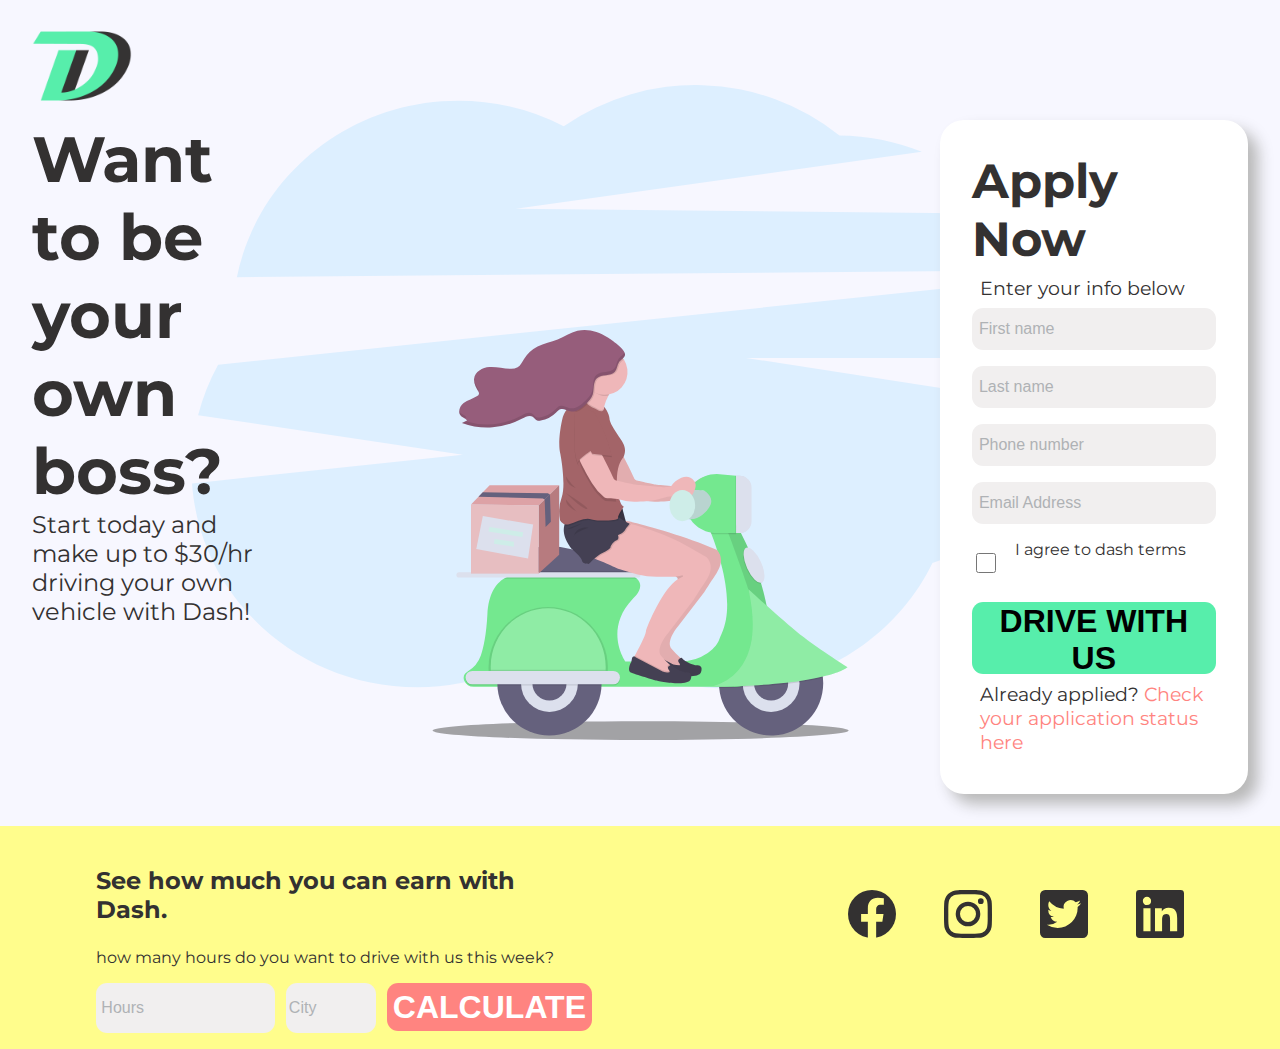
<file: LandingPage/index.html>
<!DOCTYPE html>
<html lang="en">
<head>
  <meta charset="UTF-8">
  <meta name="viewport" content="width=device-width, initial-scale=1.0">
  <title>Landing Page</title>
  <link rel="stylesheet" href="style.css">
</head>


<body>
  <div id="background-image">
    <header>
      <img src="landing-page-main/images/logo/logo.png" alt="logo">
    </header>
  
    <main>
      <div id="contents">
        <section id="title">
          <h1>Want to be your own boss?</h1>
          <p>Start today and make up to $30/hr driving your own vehicle with Dash!</p>
         </section>
       
        <div class="space"></div>
        
        <section id="apply-form">
          <div id="apply">
            <form action="" method="get">
              <h2>Apply Now</h2>
              <p>Enter your info below</p>
        
              <div class="form-container">
                <input type="text" name="firstname" id="firstname" placeholder="First name">
                <input type="text" name="lastname" id="lastname" placeholder="Last name">
                <input type="tel" name="phonenumber" id="phonenumber" placeholder="Phone number">
                <input type="email" name="email" id="email" placeholder="Email Address">
                <input type="checkbox" name="checkbox" id="checkbox">
                <label id="agree" for="checkbox">I agree to dash terms</label>
                <button type="submit">DRIVE WITH US</button>
              </div>
                
              <p>Already applied? <a href="">Check your application status here</a></p>
            </form>

          </div>
        </section>

      </div>

    </main>


  </div>



  <footer>
    <div class="text">
      <h3>See how much you can earn with Dash.</h3>
      <p>how many hours do you want to drive with us this week?</p>
      <form action="" method="get">
        <input type="number" name="hours" id="hours" placeholder="Hours">
        <input type="text" name="city" id="city" placeholder="City">
        <button type="submit">CALCULATE</button>
      </form>
    </div>

    <div class="icon">
      <a href=""><img class="facebook" src="landing-page-main/images/icons/facebook.svg" alt="facebook icon"></a>
      <a href=""><img src="landing-page-main/images/icons/instagram.svg" alt="instagram icon"></a>
      <a href=""><img class="twitter" src="landing-page-main/images/icons/twitter.svg" alt="twitter icon"></a>
      <a href=""> <img src="landing-page-main/images/icons/linkedin.svg" alt="linkedin icon"></a>
    </div>
    
  </footer>
</body>
</html>
</file>
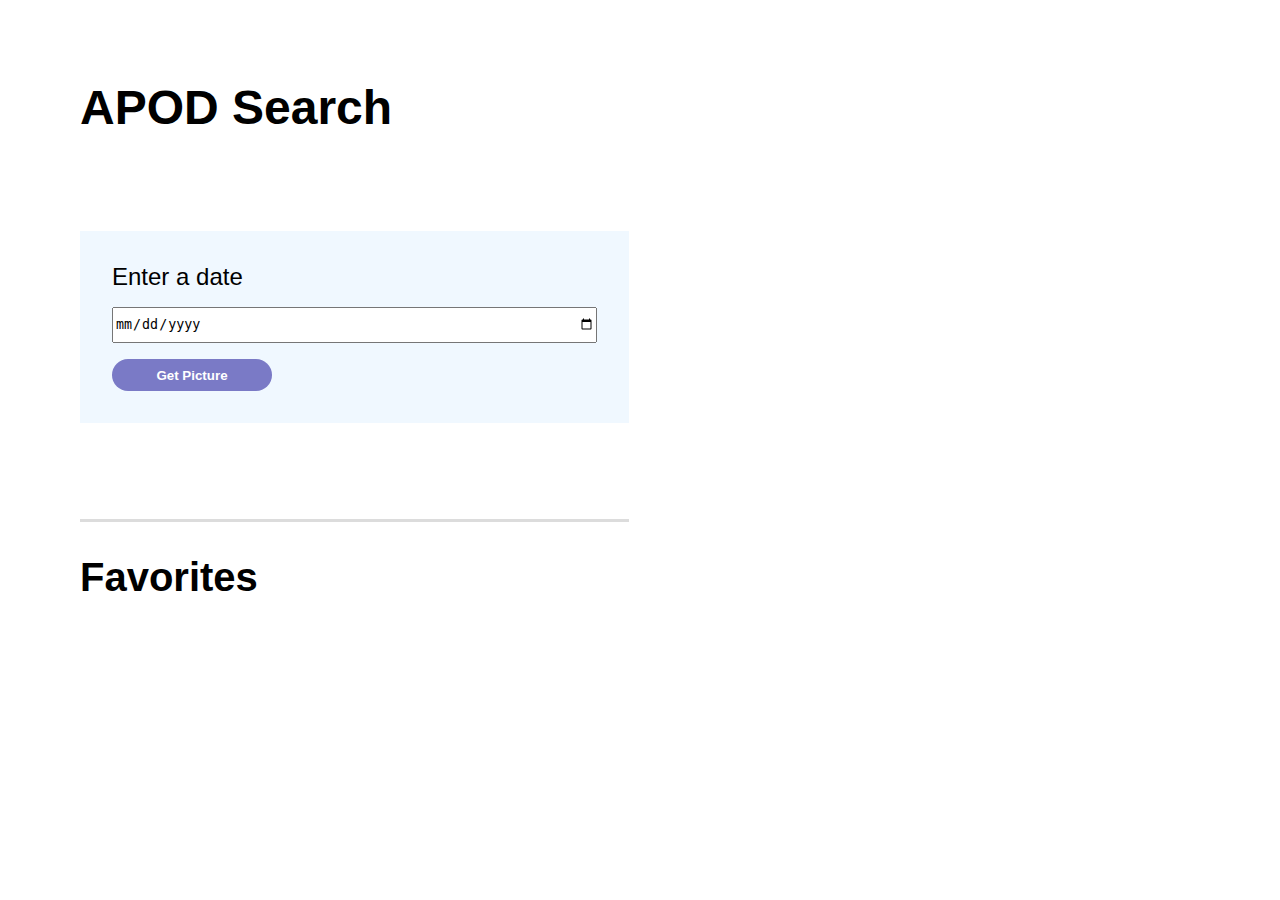
<file: NASA/index.html>
<!DOCTYPE html>
<html lang="en">
<head>
  <meta charset="UTF-8">
  <meta name="viewport" content="width=device-width, initial-scale=1.0">
  <title>APOD Search</title>
  <link rel="stylesheet" href="style.css">
  <script src="script.js" defer></script>
</head>
<body>
  <header>
    <h1>APOD Search</h1>
  </header>

  <main>
    <section id="form-container">
      <form id="form" method="get">
        <label for="date">Enter a date</label>
        <input id="date" type="date" placeholder="yyyy-mm-dd">
        <button type="submit">Get Picture</button>
      </form>  
    </section>

    <div id="display">
    </div>

    <section id="favorite-list">
      <h2>Favorites</h2>

      <div id="favorite"></div>
    </section>
  </main>

</body>
</html>
</file>
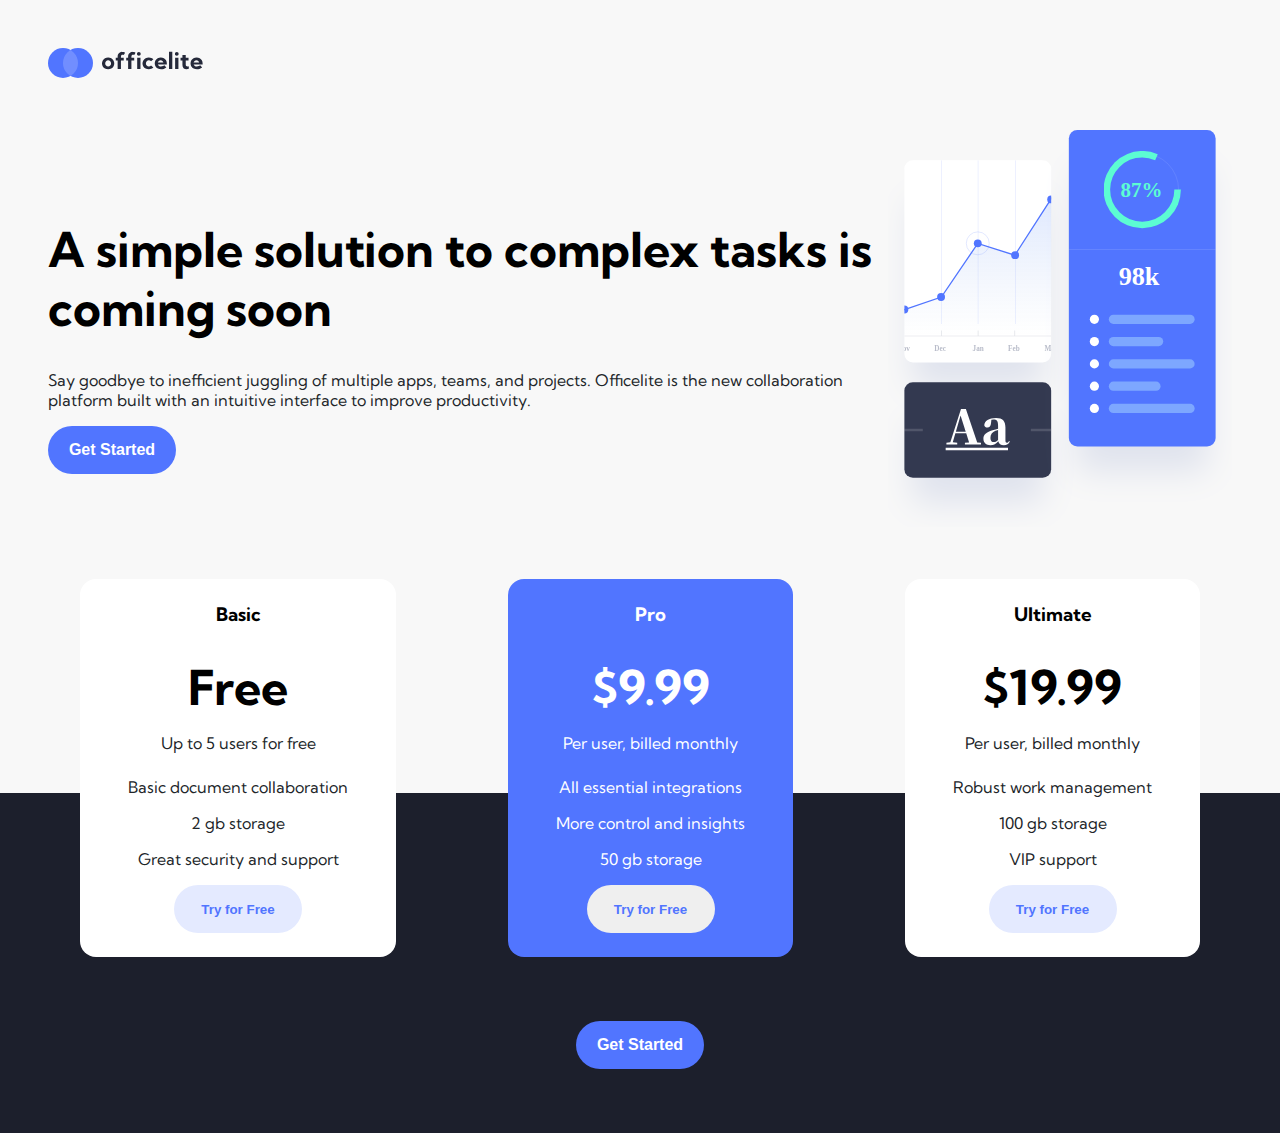
<file: officelite-main/index.html>
<!DOCTYPE html>
<html lang="en">
<head>
  <meta charset="UTF-8">
  <meta name="viewport" content="width=device-width, initial-scale=1.0">
  <title>Officelite</title>
  <link rel="stylesheet" href="style.css">
  <link rel="stylesheet" href="top.css">
</head>
<body> 
  <header>
    <img src="images/logo.svg" alt="logo">
  </header>

  <main>
    <section id="title">
      <div class="charts">
         <img src="images/illustration-charts.svg" alt="chart">
      </div>

      <div class="content">
        <h1>A simple solution to complex tasks is coming soon</h1>
        <p>Say goodbye to inefficient juggling of multiple apps, teams, and projects. Officelite is the new 
        collaboration platform built with an intuitive interface to improve productivity.</p>
        <a href="sign-up.html" target="_blank"><button class="start">Get Started</button></a>
      </div>    
    </section>

    <section id="plan">
      <div id="basic">
        <h3>Basic</h3>
        <div class="price">
          <h1>Free</h1>
          <p>Up to 5 users for free</p>
        </div>
        <div class="detail">
          <p>Basic document collaboration</p>
          <p>2 gb storage</p>
          <p>Great security and support</p>
        </div>
        <div class="button">
          <button>Try for Free</button>
        </div>
      </div>

      <div id="pro">
        <h3>Pro</h3>
        <div class="price">
          <h1>$9.99</h1>
          <p>Per user, billed monthly</p>
        </div>
        <div class="detail">
          <p>All essential integrations</p>
          <p>More control and insights</p>
          <p>50 gb storage</p>
        </div>
        <div class="button">
          <button>Try for Free</button>
        </div>
      </div>

      <div id="ultimate">
        <h3>Ultimate</h3>
        <div class="price">
          <h1>$19.99</h1>
          <p>Per user, billed monthly</p>
        </div>
        <div class="detail">
          <p>Robust work management</p>
          <p>100 gb storage</p>
          <p>VIP support</p>
        </div>
        <div class="button">
          <button>Try for Free</button>
        </div>
      </div>
    </section>
  </main>
</body>

<footer>
  <a href="sign-up.html" target="_blank"><button class="start">Get Started</button></a>
</footer>
</html>
</file>
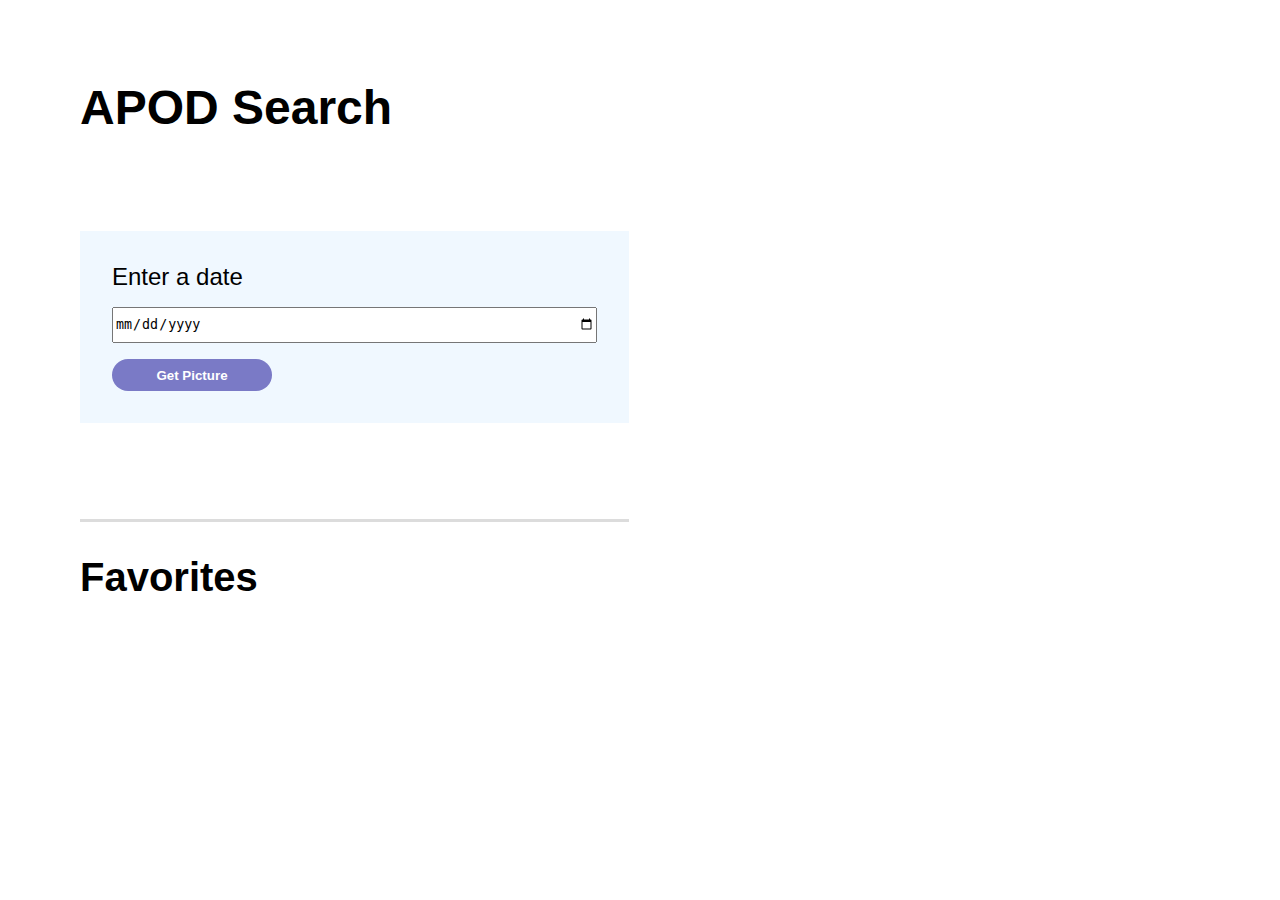
<file: Project-3/index.html>
<!DOCTYPE html>
<html lang="en">
<head>
  <meta charset="UTF-8">
  <meta name="viewport" content="width=device-width, initial-scale=1.0">
  <title>Project 3</title>
  <link rel="stylesheet" href="style.css">
  <script src="script.js" defer></script>
</head>
<body>
  <header>
    <h1>APOD Search</h1>
  </header>

  <main>
    <section id="form-container">
      <form id="form" method="get">
        <label for="date">Enter a date</label>
        <input id="date" type="date" placeholder="yyyy-mm-dd">
        <button type="submit">Get Picture</button>
      </form>  
    </section>

    <div id="display">
    </div>

    <section id="favorite-list">
      <h2>Favorites</h2>

      <div id="favorite"></div>
    </section>
  </main>

</body>
</html>
</file>
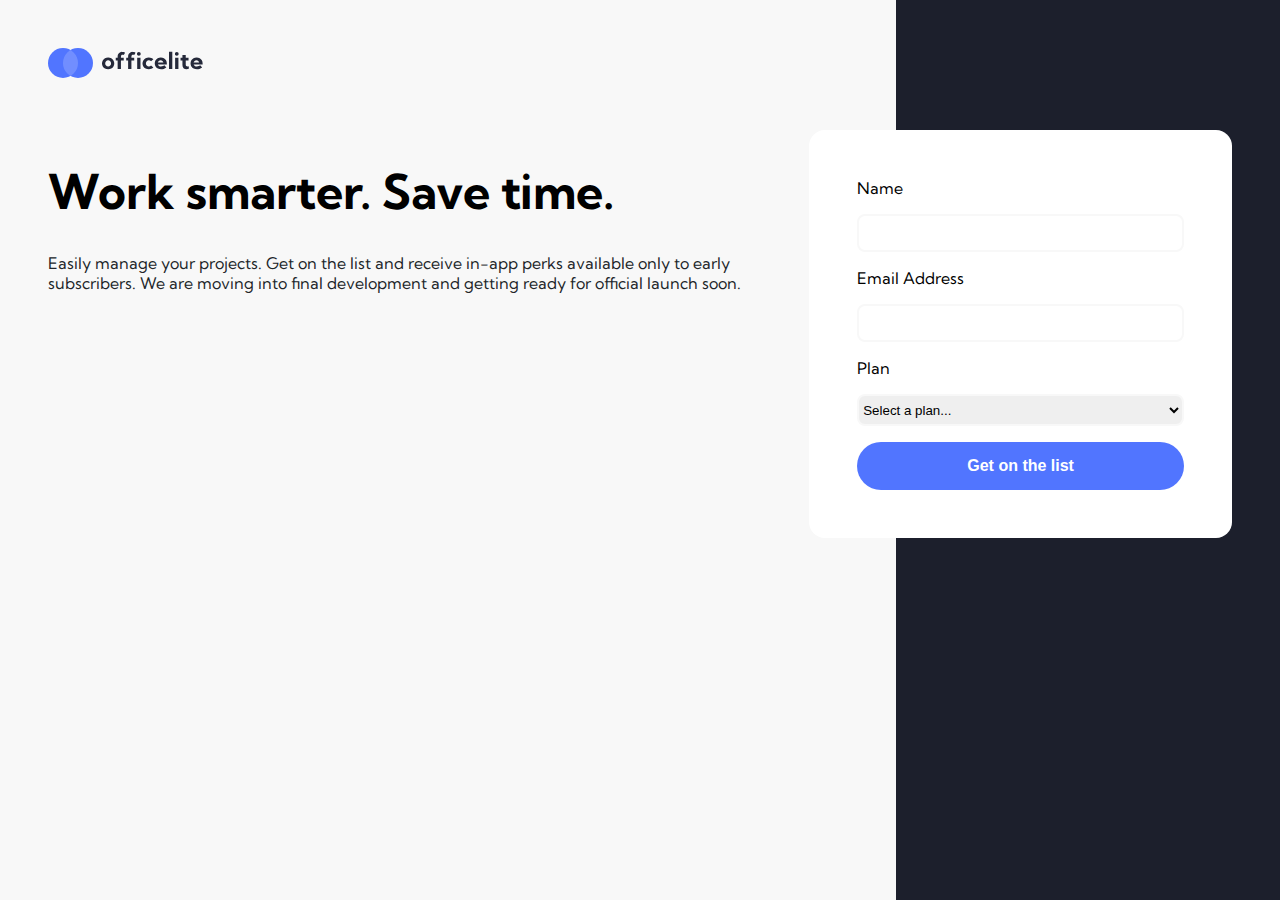
<file: officelite-main/sign-up.html>
<!DOCTYPE html>
<html lang="en">
<head>
  <meta charset="UTF-8">
  <meta name="viewport" content="width=device-width, initial-scale=1.0">
  <title>Officelite</title>
  <link rel="stylesheet" href="style.css">
  <link rel="stylesheet" href="sign.css">
</head>
<body>
  <header>
    <a href="index.html"><img src="images/logo.svg" alt="logo"></a>
  </header>

  <main>
    <section id="contents">
      <div class="text">
        <h1>Work smarter. Save time.</h1>
        <p>Easily manage your projects. Get on the list and receive in-app perks available only to early subscribers. We are moving into final development and getting ready for official launch soon.</p>
      </div>
    </section>

    <section id="form-container">
      <form>
        <label for="name">Name</label>
        <input type="text" id="name">
        <label for="emailadrees">Email Address</label>
        <input type="email" id="emailadrees">

        <label for="plan">Plan</label>
        <select name="plan" id="plan">
          <option value="select">Select a plan...</option>     
          <option value="basic">Basic Pack Free</option>
          <option value="pro">Pro Pack $9.99</option>
          <option value="ultimate">Ultimate Pack $19.99</option>
        </select>
          <button class="get-list">Get on the list</button>
        </form>
    </section>
    
  </main>
  
</body>
</html>
</file>
<file: LandingPage/style.css>
@import url('https://fonts.googleapis.com/css2?family=Montserrat:wght@400;700&display=swap');

html, body {
  margin: 0;
  padding: 0;
  width: fit-content;
  height: 100%;
}

body {
  font-family: 'Montserrat', sans-serif;
  font-weight: 400;
  color: #333131;
  background-color: #F7F7FF;
}



/* header */
header img {
  width: 100px;
  padding-left: 2rem;
  padding-top: 1rem;
}


/* main */
section {
  margin-top: 0%;
  margin-bottom: 2rem;
  margin-left: 2rem;
  margin-right: 2rem;
}

/* title */
#title h1 {
  font-weight: 700;
  font-size: 4rem;
  margin: 0%;
}

#title p {
  font-size: 1.5rem;
  margin: 0px;
}

/* background image */

/* これが一番惜しい↓ */
/* .space {
  background-image: url(landing-page-main/images/bg-image/scooter.svg);
  background-size: 70%;
  background-position: center;
  background-repeat: no-repeat;
  height: 15rem;
  width: 100%;
} */

#background-image {
  background-image: url(landing-page-main/images/bg-image/scooter.svg);
  background-size: 70%;
  background-position: center;
  background-repeat: no-repeat;
}

.space {
  width: 100%;
  height: 20rem;
}





/* apply form */
#apply-form {
  background-color: white;
  border-radius: 1.5rem 1.5rem 1.5rem 1.5rem;
  box-shadow: 10px 10px 15px rgb(184, 184, 184);
  padding: 2rem;
}

#apply-form h2 {
  font-weight: 700;
  font-size: 3rem;
  margin: 0;
}

#apply-form p {
  margin: 8px;
  font-size: 1.2rem;
}

.form-container {
  display: grid;
  gap: 1rem;
}

#firstname, #lastname, #phonenumber, #email {
  grid-column-start: 1;
  grid-column-end: 7;
}
#checkbox {
  grid-column-start: 1;
  grid-column-end: 1;
}
#agree {
  grid-column-start: 2;
  grid-column-end: 7;
}
.form-container button {
  grid-column-start: 1;
  grid-column-end: 7;
  border: none;
  border-radius: 0.7rem 0.7rem 0.7rem 0.7rem;
  background-color: #57EEAB;
  font-weight: 700;
  font-size: 2rem;
  height: 4.5rem;
}

input {
  border: none;
  background-color: #f1efef;
  padding-left: 3%;
  border-radius: 0.7rem 0.7rem 0.7rem 0.7rem;
  height: 2.5rem;
}
input::placeholder {
  color: rgb(175, 178, 181);
  font-size: 1rem;
}

#apply-form a {
  text-decoration: none;
  color: #FF8480;
}



/* footer */
footer {
  background-color: #FFFD8C;
  padding: 3rem;
  padding-top: 1rem;
  padding-bottom: 1rem;
}

footer h3 {
  font-weight: 700;
  font-size: 1.5rem;
}

footer form {
  display: grid;
  grid-template-columns: 1fr 3fr;
  grid-template-rows: 1fr 1fr;
  gap: 0.7rem;
}

#city {
  grid-column-start: 2;
  grid-column-end: 5;
}

#city, #hours {
  height: 3rem;
}

footer button {
  border: none;
  height: 3rem;
  font-weight: 700;
  font-size: 2rem;
  color: white;
  background-color: #FF8480;
  border-radius: 0.7rem 0.7rem 0.7rem 0.7rem;
  grid-column-start: 1;
  grid-column-end: 5;
}

.icon {
  display: flex;
  justify-content: space-between;
  text-align: center;
  margin: 3rem;
}

.icon img {
  width: 3rem;
}

.facebook {
  border-radius: 50% 50%;
}


/* for tablet */
@media screen and (min-width: 768px) {
  footer form {
    display: grid;
    grid-template-rows: 1fr;
    grid-template-columns: 1fr 2fr 2fr;
  }
  
  #city {
    grid-column-start: 2;
    grid-column-end: 4;
  } 
  footer button {
  grid-column-start: 4;
  grid-column-end: 6;
 }
}


/* for desktop */
@media screen and (min-width: 960px) {
  #contents {
    display: flex;
    flex-direction: row;
    justify-content: space-between;
  }

  #title {
    width: 30rem;
  }

  footer {
    display: flex;
    justify-content: space-between;
  }
  .text {
    margin-left: 3rem;
    margin-right: 13rem;
  }
  .icon {
    gap: 3rem;
  }

}
</file>
<file: NASA/style.css>
body {
  font-family: 'Gill Sans', 'Gill Sans MT', Calibri, 'Trebuchet MS', sans-serif;
  width: fit-content;
  margin: 5rem;
}

h1 {
  font-size: 3rem;
}

section {
  margin-top: 6rem;
}


#form-container {
  background-color: aliceblue;
  padding: 2rem;
}

form {
  display: flex;
  flex-direction: column;
  justify-content: center;
  gap: 1rem;
}

form label {
  font-size: 1.5rem;
}

form input {
  width: 30rem;
  height: 2rem;
}

form button, #display button {
  width: 10rem;
  height: 2rem;
  padding: 0.5rem;
  color: white;
  font-weight: 700;
  border: none;
  border-radius: 1rem 1rem 1rem 1rem;
  background-color: rgb(122, 122, 198);
}

.item, .f_item {
  display: grid;
  grid-template-columns: 1fr 1fr;
  margin: 3rem;
  padding: 1rem;
  align-items: center;
}

.item button, .f_item button {
  grid-column: 2 / 3;
}

.item a, .f_item a {
  grid-row: 1 / 3;
  padding-right: 1.5rem;
}

#display img, #favorite img {
  width: 100%;
}

#display h3 {
  font-size: 1.5rem;
}


#favorite-list {
  border-top: 3px solid rgb(220, 220, 220);
}

#favorite-list h2 {
  font-size: 2.5rem;
}

#favorite {
  display: grid;
  grid-template-columns: 1fr 1fr;
}

#favorite .f_item {
  border: 1px solid rgb(220, 220, 220);
  margin: 1.5rem;
}

.f_item a {
  width: 50%;
}

#favorite h3 {
  font-size: 1rem;
}

#favorite button {
  width: 7rem;
  height: 2rem;
  padding: 0.5rem;
  font-weight: 700;
  border: none;
  color: white;
  background-color: rgb(208, 83, 83);
  border-radius: 1rem 1rem 1rem 1rem;
}
</file>
<file: officelite-main/style.css>
/* Common style */

@import url('https://fonts.googleapis.com/css2?family=Kumbh+Sans:wght@400;700&display=swap');


body {
  background-image: linear-gradient(to bottom, #F8F8F8 70%, #1C1F2C 30%);
  font-family: 'Kumbh Sans', sans-serif;
  font-weight: 400;
  margin: 3rem;
  width: fit-content;
}

h1 {
  font-weight: 700;
  font-size: 3rem;
}

p {
  color: #212529;
  font-size: 1rem;
}

button {
  border-radius: 3rem 3rem 3rem 3rem;
  font-weight: 700;
}
</file>
<file: officelite-main/top.css>
/* Style for index.html */
header {
  margin-bottom: 3rem;
}


/* section title */
#title {
  display: flex;
  align-items: center;
  margin-bottom: 3rem;
}

.charts img {
  width: 100%;
}

button {
  border-radius: 3rem 3rem 3rem 3rem;
  width: 8rem;
  height: 3rem;
  border: none;
}

.start {
  background-color: #5175FF;
  color: white;
  font-size: 1rem;
}

h3 {
  margin: 0;
}



/* section plan */
#plan {
  display: flex;
  justify-content: space-around;
  gap: 3rem;
  text-align: center;
}

.price {
  margin-bottom: 1.5rem;
}

#plan h1 {
  margin-bottom: 0;
}

#basic, #pro, #ultimate {
  padding: 1.5rem 3rem 1.5rem 3rem;
  border-radius: 1rem 1rem 1rem 1rem;
}

#basic, #ultimate {
  background-color: white;
}

#pro {
  background-color: #5175FF;
  color: white;
}
#pro p {
  color: white;
}

#basic button, #ultimate button {
  background-color: #E4EAFF;
  color: #5175FF;
}

#pro button {
  color: #5175FF;
}

/* fotter */
footer {
  margin-top: 4rem;
  margin-bottom: 4rem;
  text-align: center;
}


/* for desktop */
@media screen and (min-width:960px) {
  #title {
    flex-direction: row-reverse;
  }
}

/* for tablet */
@media screen and (max-width: 959px) {
  body {
    margin: 3rem 5rem 3rem 5rem;
  }

  #title {
    flex-direction: row-reverse;
  }

  #plan {
    flex-direction: column;
  }

  #basic, #pro, #ultimate {
    display: grid;
    text-align: left;
  }
  #plan h3 {
    grid-area: a;
  }
  #plan .price {
    grid-area: b;
  }
  #plan .detail {
    grid-area: c;
  }
  #plan .button {
    grid-area: d;
  }
  #plan div {
    grid-template-areas: "a a"
    "b c"
    "d d";
  }
}

/* for mobile */
@media screen and (max-width: 679px) {
  #title {
    flex-direction: column;
  }
  #basic, #pro, #ultimate {
    display: block;
    text-align: center;
  }
}
</file>
<file: Project-3/style.css>
body {
  font-family: 'Gill Sans', 'Gill Sans MT', Calibri, 'Trebuchet MS', sans-serif;
  width: fit-content;
  margin: 5rem;
}

h1 {
  font-size: 3rem;
}

section {
  margin-top: 6rem;
}


#form-container {
  background-color: aliceblue;
  padding: 2rem;
}

form {
  display: flex;
  flex-direction: column;
  justify-content: center;
  gap: 1rem;
}

form label {
  font-size: 1.5rem;
}

form input {
  width: 30rem;
  height: 2rem;
}

form button, #display button {
  width: 10rem;
  height: 2rem;
  padding: 0.5rem;
  color: white;
  font-weight: 700;
  border: none;
  border-radius: 1rem 1rem 1rem 1rem;
  background-color: rgb(122, 122, 198);
}

.item, .f_item {
  display: grid;
  grid-template-columns: 1fr 1fr;
  margin: 3rem;
  padding: 1rem;
  align-items: center;
}

.item button, .f_item button {
  grid-column: 2 / 3;
}

.item a, .f_item a {
  grid-row: 1 / 3;
  padding-right: 1.5rem;
}

#display img, #favorite img {
  width: 100%;
}

#display h3 {
  font-size: 1.5rem;
}


#favorite-list {
  border-top: 3px solid rgb(220, 220, 220);
}

#favorite-list h2 {
  font-size: 2.5rem;
}

#favorite {
  display: grid;
  grid-template-columns: 1fr 1fr;
}

#favorite .f_item {
  border: 1px solid rgb(220, 220, 220);
  margin: 1.5rem;
}

.f_item a {
  width: 50%;
}

#favorite h3 {
  font-size: 1rem;
}

#favorite button {
  width: 7rem;
  height: 2rem;
  padding: 0.5rem;
  font-weight: 700;
  border: none;
  color: white;
  background-color: rgb(208, 83, 83);
  border-radius: 1rem 1rem 1rem 1rem;
}
</file>
<file: officelite-main/sign.css>
/* Style for sign up html */
/* for mobile and tablet */
/* form */
section {
  margin-top: 3rem;
  margin-bottom: 3rem;
}

#form-container {
  background-color: white;
  padding: 3rem;
  border-radius: 1rem 1rem 1rem 1rem;
}

form {
  display: flex;
  flex-direction: column;
  gap: 1rem;
}

input, select {
  border:2px solid #F8F8F8;
  border-radius: 0.5rem 0.5rem 0.5rem 0.5rem;
  height: 2rem;
}

button {
  border: none;
  height: 3rem;
  background-color: #5175FF;
  color: white;
  font-size: 1rem;
}

/* for desctop*/
@media screen and (min-width:960px) {
  body {
    background-image: linear-gradient(to right, #F8F8F8 70%, #1C1F2C 30%);
  }
  main {
    display: flex;
    justify-content: space-between;
  }
  #form-container {
    width: 50%;
  }
}
</file>
